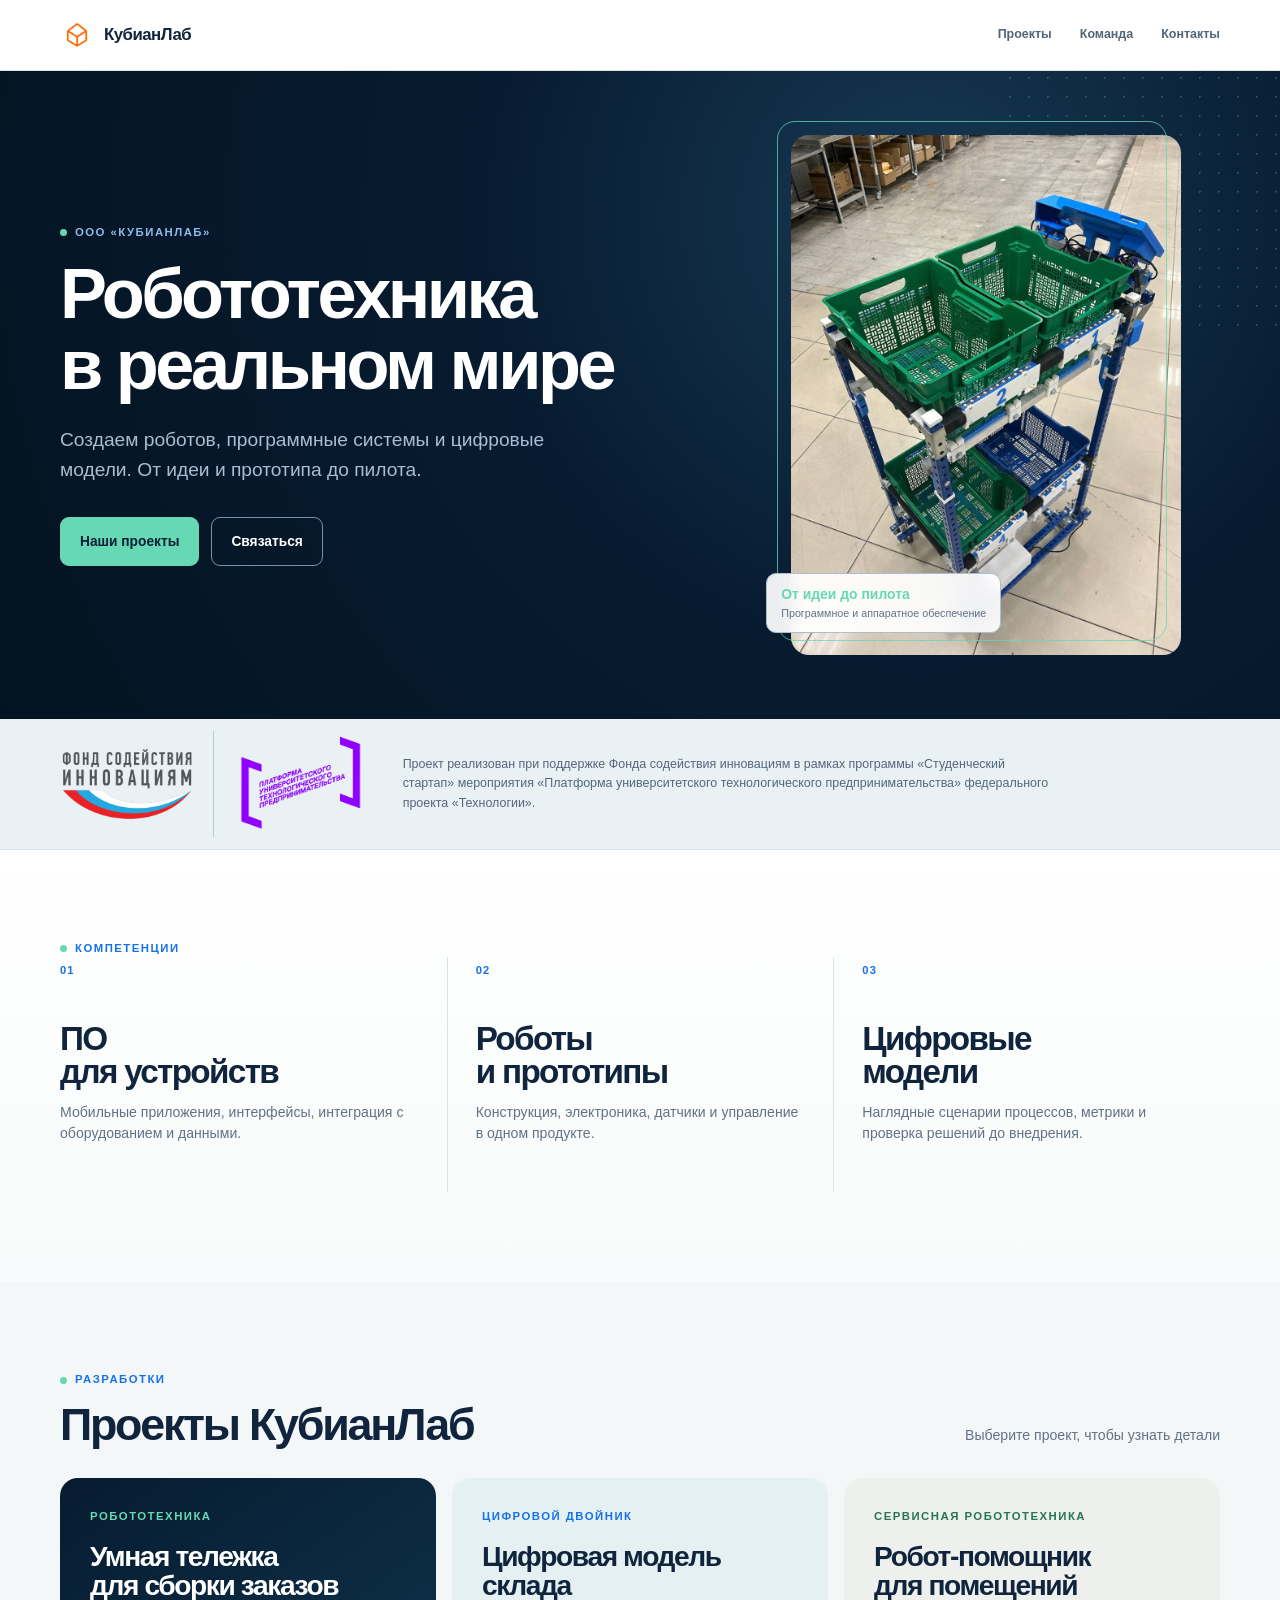
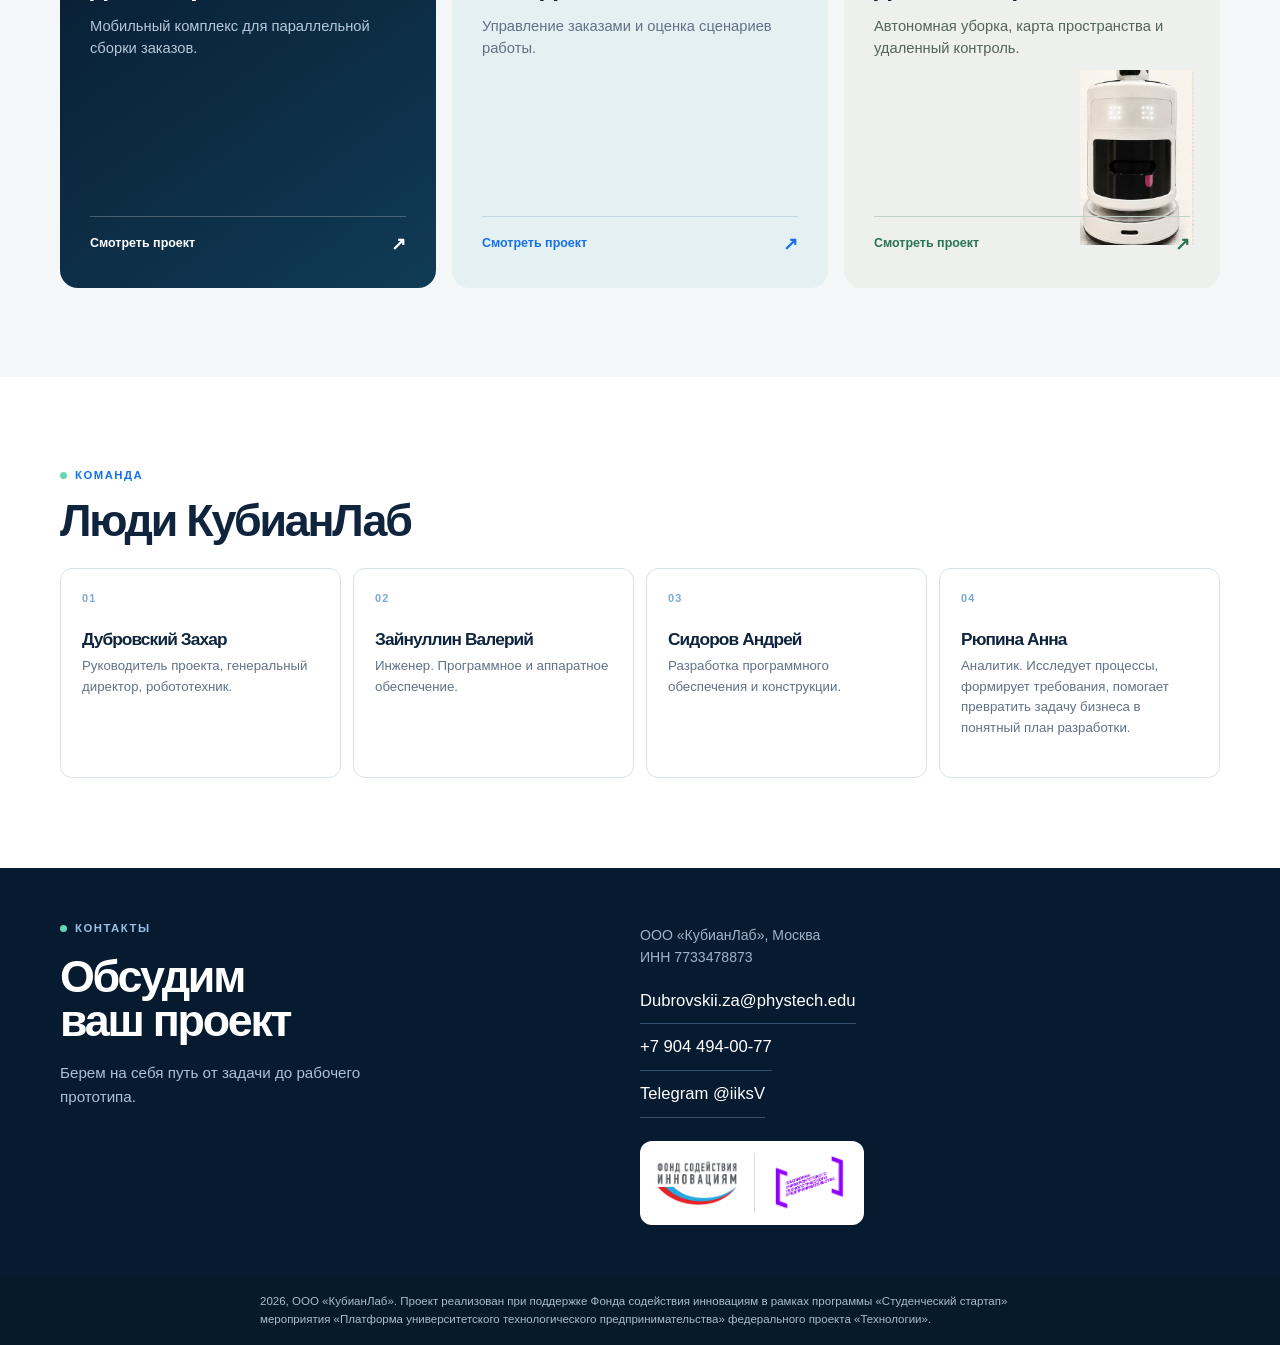
<file: index.html>
<!DOCTYPE html>
<html lang="ru">
<head>
  <meta charset="utf-8">
  <meta name="viewport" content="width=device-width, initial-scale=1">
  <title>КубианЛаб. Робототехника и программные системы</title>
  <meta name="description" content="ООО «КубианЛаб». Робототехнические проекты, программные системы и цифровые модели.">
  <link rel="icon" href="assets/logo-kubianlab.png">
  <link rel="stylesheet" href="css/style.css">
</head>
<body>
  <header class="header"><div class="container header-inner"><a class="brand" href="index.html"><img src="assets/logo-kubianlab.png" alt="КубианЛаб" class="brand-logo"><span>КубианЛаб</span></a><nav class="nav" aria-label="Основная навигация"><a href="#projects">Проекты</a><a href="#team">Команда</a><a href="#contacts">Контакты</a></nav></div></header>
  <main>
    <section class="hero hero--company"><div class="container hero-grid"><div class="hero-text"><p class="kicker"><span></span>ООО «КубианЛаб»</p><h1>Робототехника<br>в реальном мире</h1><p class="lead">Создаем роботов, программные системы и цифровые модели. От идеи и прототипа до пилота.</p><div class="hero-actions"><a class="btn" href="#projects">Наши проекты</a><a class="btn btn-ghost" href="#contacts">Связаться</a></div></div><figure class="hero-media"><img src="assets/trolley-1.jpg" alt="Сборочная тележка КубианЛаб" loading="eager"><div class="hero-stamp"><span>От идеи до пилота</span><small>Программное и аппаратное обеспечение</small></div></figure></div></section>
    <section class="support" aria-label="Поддержка проекта"><div class="container support-inner"><div class="support-logos"><img src="assets/fasie-logo.png" alt="Фонд содействия инновациям"><img src="assets/putp-logo.png" alt="Платформа университетского технологического предпринимательства"></div><p>Проект реализован при поддержке Фонда содействия инновациям в рамках программы «Студенческий стартап» мероприятия «Платформа университетского технологического предпринимательства» федерального проекта «Технологии».</p></div></section>
    <section class="section capabilities"><div class="container"><p class="eyebrow">Компетенции</p><div class="capabilities-grid"><article><span>01</span><h2>ПО<br>для устройств</h2><p>Мобильные приложения, интерфейсы, интеграция с оборудованием и данными.</p></article><article><span>02</span><h2>Роботы<br>и прототипы</h2><p>Конструкция, электроника, датчики и управление в одном продукте.</p></article><article><span>03</span><h2>Цифровые<br>модели</h2><p>Наглядные сценарии процессов, метрики и проверка решений до внедрения.</p></article></div></div></section>
    <section id="projects" class="section projects section-alt"><div class="container"><div class="section-heading"><div><p class="eyebrow">Разработки</p><h2>Проекты КубианЛаб</h2></div><p class="section-note">Выберите проект, чтобы узнать детали</p></div><div class="project-grid project-grid--three"><a class="project-card project-link project-link--trolley" href="trolley.html"><div><p class="project-tag">Робототехника</p><h3>Умная тележка<br>для сборки заказов</h3><p>Мобильный комплекс для параллельной сборки заказов.</p></div><span>Смотреть проект <b>↗</b></span></a><a class="project-card project-link project-link--model" href="warehouse-model.html"><div><p class="project-tag">Цифровой двойник</p><h3>Цифровая модель<br>склада</h3><p>Управление заказами и оценка сценариев работы.</p></div><span>Смотреть проект <b>↗</b></span></a><a class="project-card project-link project-link--robot" href="cleaning-robot.html"><div class="project-link-copy"><p class="project-tag">Сервисная робототехника</p><h3>Робот-помощник<br>для помещений</h3><p>Автономная уборка, карта пространства и удаленный контроль.</p></div><div class="project-robot-media"><img src="assets/cleaning-robot.jpg" alt="Робот-помощник КубианЛаб" loading="lazy"></div><span>Смотреть проект <b>↗</b></span></a></div></div></section>
    <section id="team" class="section"><div class="container"><div class="section-heading compact-heading"><div><p class="eyebrow">Команда</p><h2>Люди КубианЛаб</h2></div></div><div class="team-grid"><article><span>01</span><h3>Дубровский Захар</h3><p>Руководитель проекта, генеральный директор, робототехник.</p></article><article><span>02</span><h3>Зайнуллин Валерий</h3><p>Инженер. Программное и аппаратное обеспечение.</p></article><article><span>03</span><h3>Сидоров Андрей</h3><p>Разработка программного обеспечения и конструкции.</p></article><article><span>04</span><h3>Рюпина Анна</h3><p>Аналитик. Исследует процессы, формирует требования, помогает превратить задачу бизнеса в понятный план разработки.</p></article></div></div></section>
    <section id="contacts" class="section contacts-section"><div class="container contacts-grid"><div><p class="eyebrow">Контакты</p><h2>Обсудим<br>ваш проект</h2><p class="contacts-caption">Берем на себя путь от задачи до рабочего прототипа.</p></div><div class="contact-list"><p>ООО «КубианЛаб», Москва<br>ИНН 7733478873</p><a href="mailto:Dubrovskii.za@phystech.edu">Dubrovskii.za@phystech.edu</a><a href="tel:+79044940077">+7 904 494-00-77</a><a href="https://t.me/iiksV">Telegram @iiksV</a><div class="contacts-partners"><img src="assets/fasie-logo.png" alt="Фонд содействия инновациям"><img src="assets/putp-logo.png" alt="Платформа университетского технологического предпринимательства"><img src="assets/fasie-logo-candidate.png" alt="Фонд содействия инновациям" class="contacts-fasie"></div></div></div></section>
  </main>
  <footer class="footer"><div class="container footer-inner"><p>2026, ООО «КубианЛаб». Проект реализован при поддержке Фонда содействия инновациям в рамках программы «Студенческий стартап» мероприятия «Платформа университетского технологического предпринимательства» федерального проекта «Технологии».</p></div></footer>
</body>
</html>
</file>
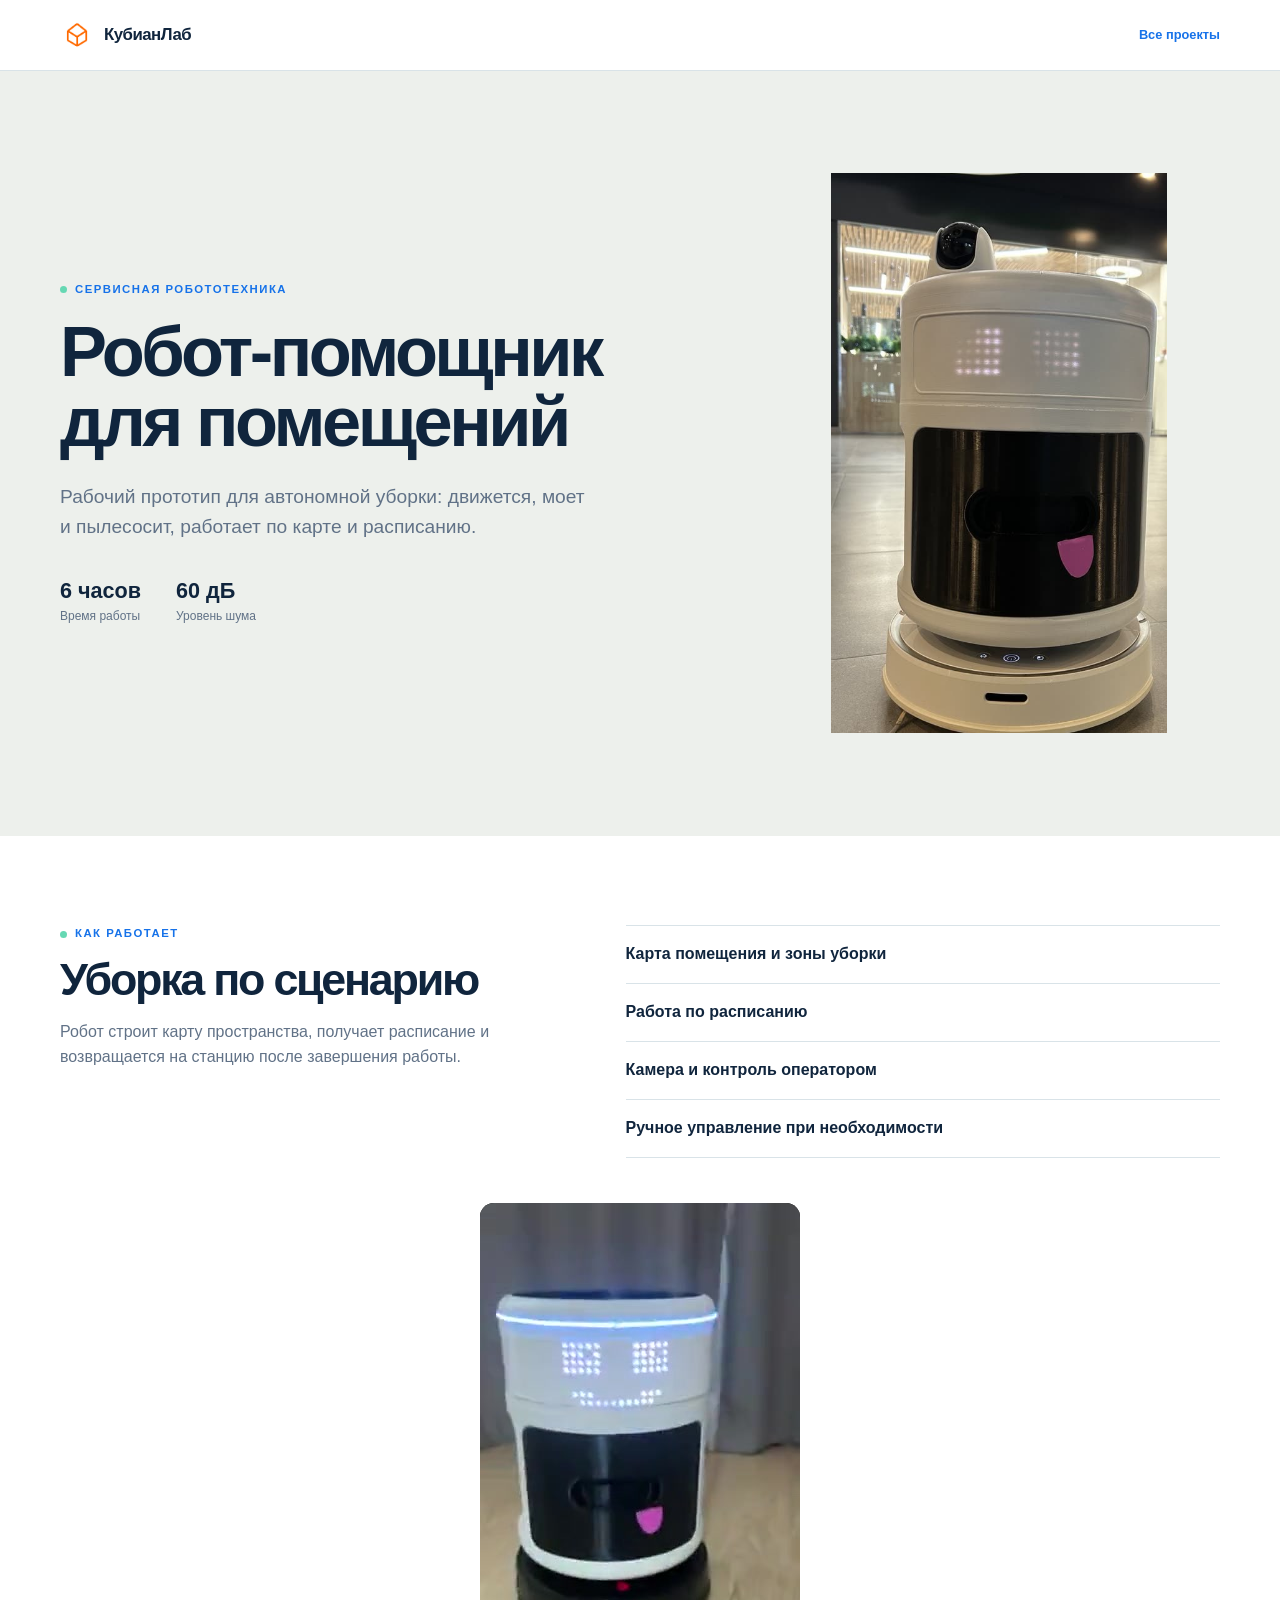
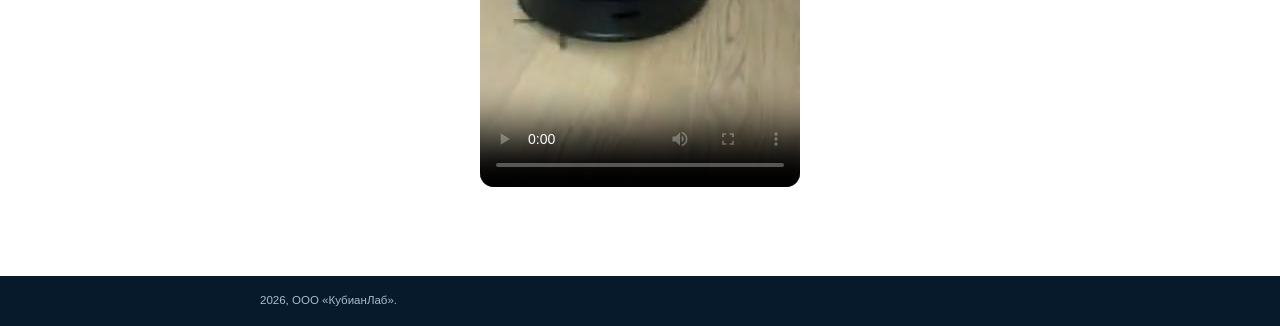
<file: cleaning-robot.html>
<!DOCTYPE html>
<html lang="ru"><head><meta charset="utf-8"><meta name="viewport" content="width=device-width, initial-scale=1"><title>Робот-помощник для помещений. КубианЛаб</title><meta name="description" content="Робот-помощник для автономной уборки помещений от КубианЛаб."><link rel="icon" href="assets/logo-kubianlab.png"><link rel="stylesheet" href="css/style.css"></head>
<body><header class="header"><div class="container header-inner"><a class="brand" href="index.html"><img src="assets/logo-kubianlab.png" alt="КубианЛаб" class="brand-logo"><span>КубианЛаб</span></a><a class="back-link" href="index.html#projects">Все проекты</a></div></header><main><section class="project-hero project-hero--robot"><div class="container project-hero-grid"><div><p class="eyebrow">Сервисная робототехника</p><h1>Робот-помощник<br>для помещений</h1><p class="lead lead--dark">Рабочий прототип для автономной уборки: движется, моет и пылесосит, работает по карте и расписанию.</p><div class="stat-row"><span><b>6 часов</b>Время работы</span><span><b>60 дБ</b>Уровень шума</span></div></div><img src="assets/cleaning-robot-real.jpg" alt="Робот-помощник КубианЛаб"></div></section><section class="section"><div class="container detail-grid"><div><p class="eyebrow">Как работает</p><h2>Уборка по сценарию</h2><p>Робот строит карту пространства, получает расписание и возвращается на станцию после завершения работы.</p></div><div class="detail-list"><span>Карта помещения и зоны уборки</span><span>Работа по расписанию</span><span>Камера и контроль оператором</span><span>Ручное управление при необходимости</span></div></div><video controls preload="metadata" poster="assets/cleaning-robot-demo-poster.jpg" class="robot-demo"><source src="assets/cleaning-robot-demo.mp4" type="video/mp4"></video></section></main><footer class="footer"><div class="container footer-inner"><p>2026, ООО «КубианЛаб».</p></div></footer></body></html>
</file>
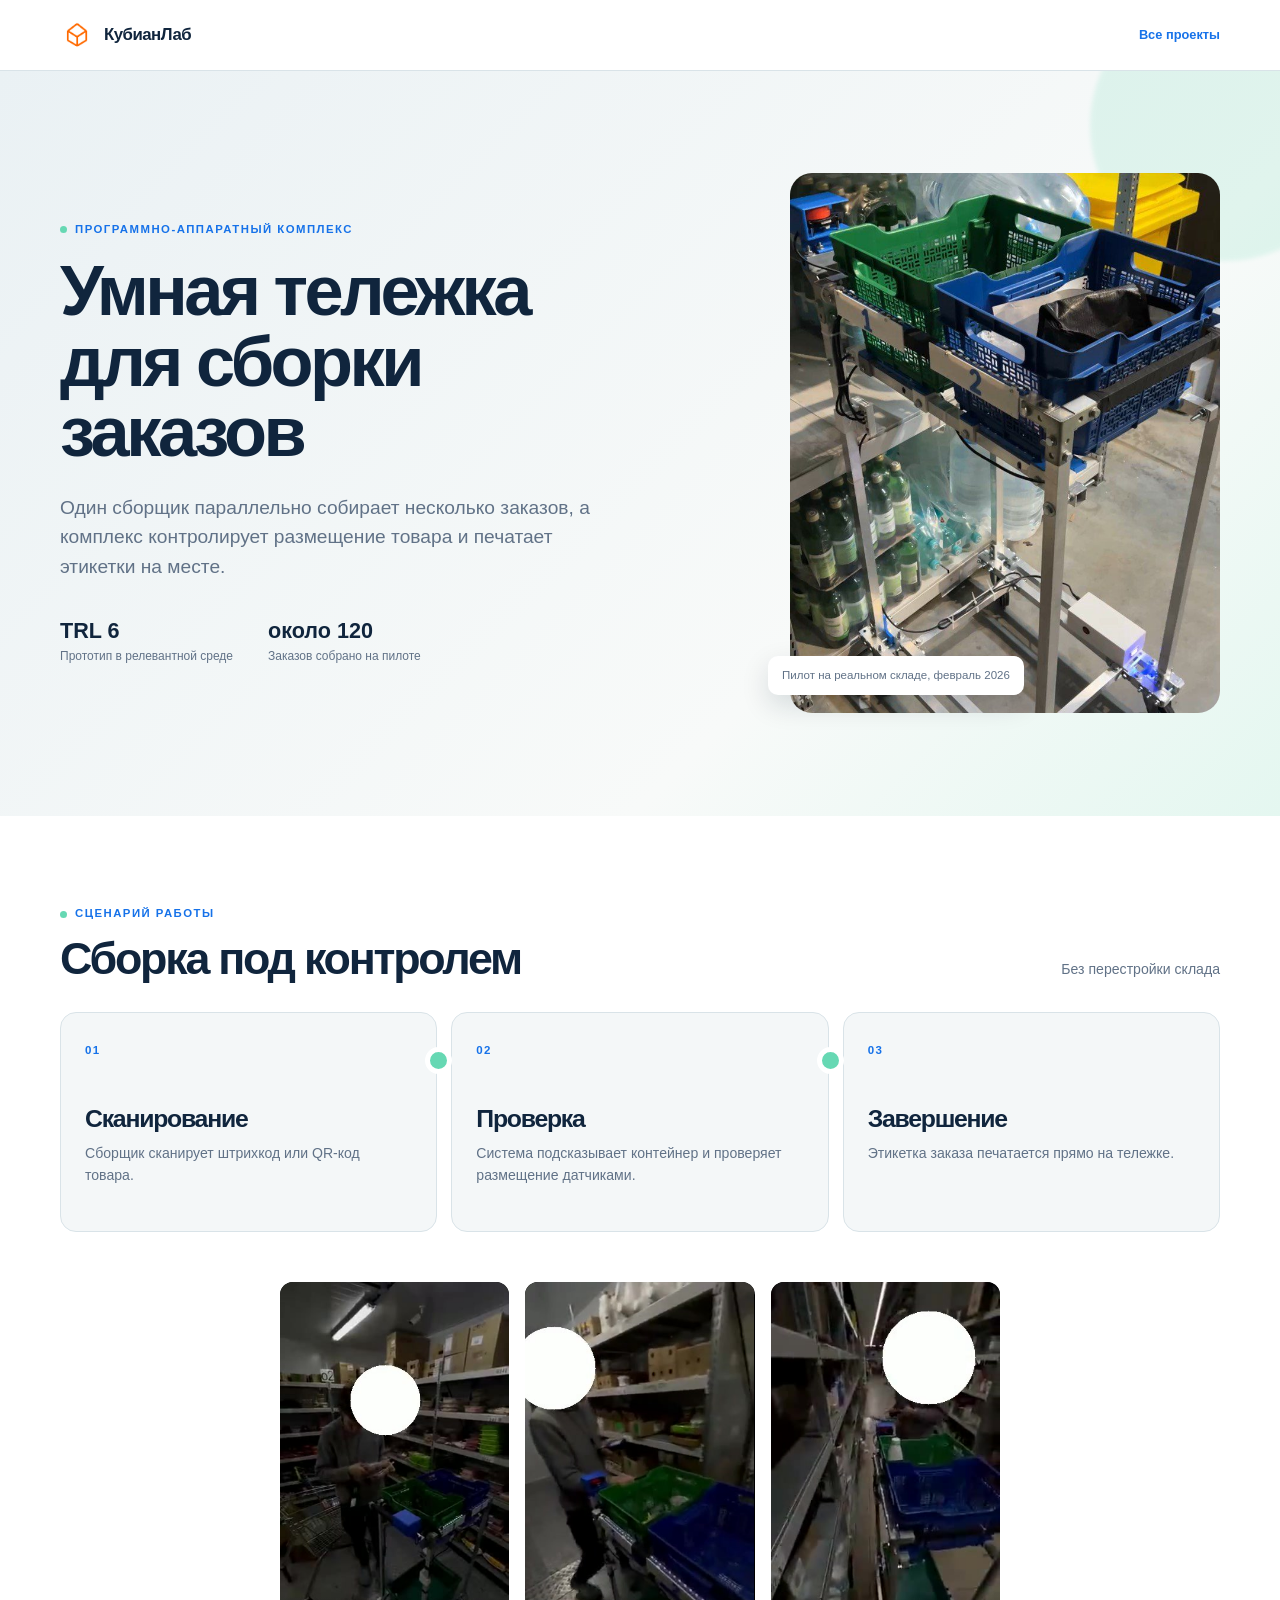
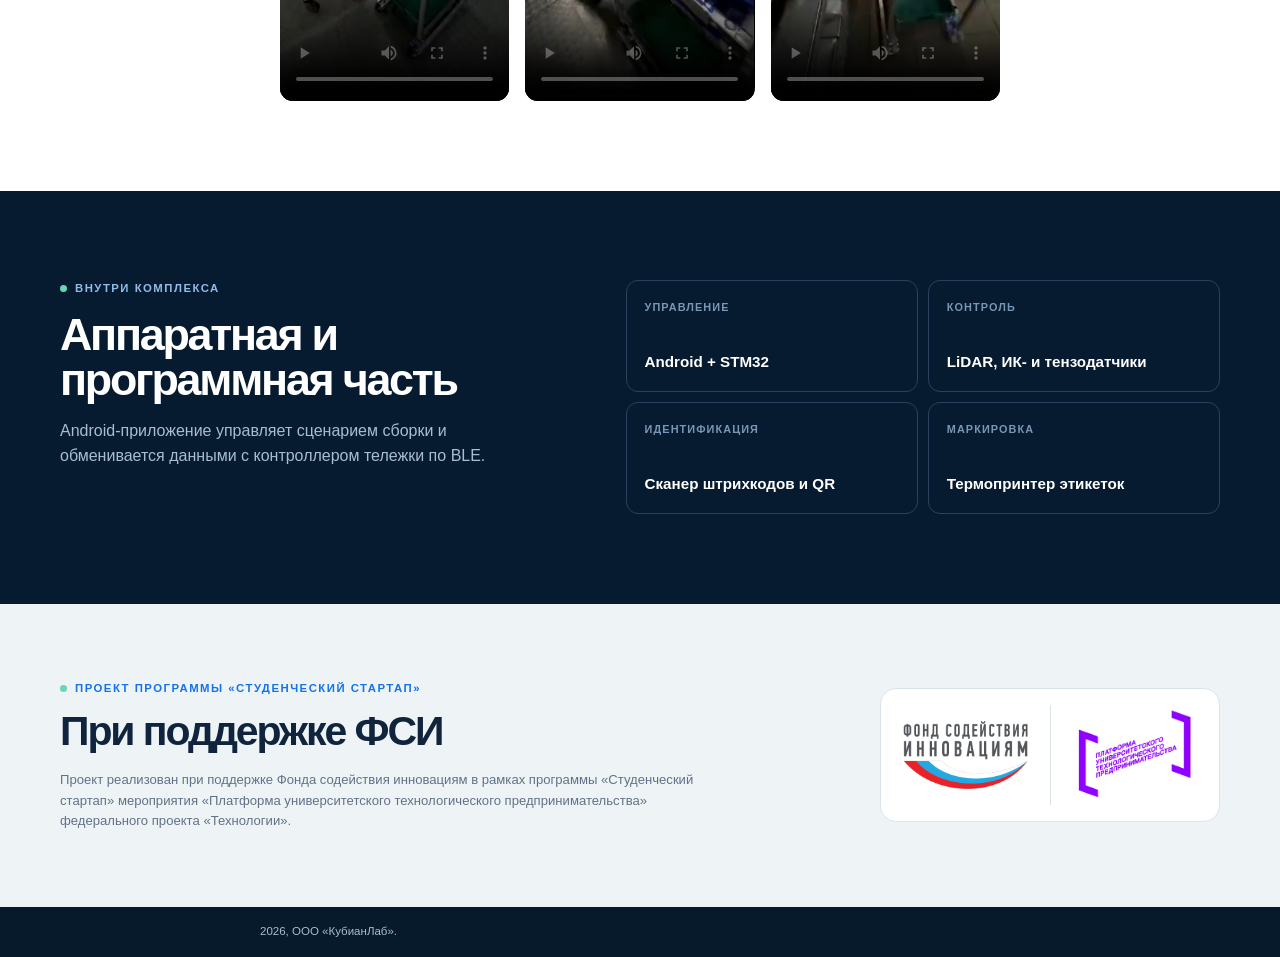
<file: trolley.html>
<!DOCTYPE html>
<html lang="ru"><head><meta charset="utf-8"><meta name="viewport" content="width=device-width, initial-scale=1"><title>Умная тележка. КубианЛаб</title><meta name="description" content="Умная тележка КубианЛаб для параллельной сборки заказов на складах и в дарксторах."><link rel="icon" href="assets/logo-kubianlab.png"><link rel="stylesheet" href="css/style.css"></head>
<body class="trolley-page"><header class="header"><div class="container header-inner"><a class="brand" href="index.html"><img src="assets/logo-kubianlab.png" alt="КубианЛаб" class="brand-logo"><span>КубианЛаб</span></a><a class="back-link" href="index.html#projects">Все проекты</a></div></header><main><section class="project-hero trolley-hero"><div class="container project-hero-grid"><div><p class="eyebrow">Программно-аппаратный комплекс</p><h1>Умная тележка<br>для сборки заказов</h1><p class="lead lead--dark">Один сборщик параллельно собирает несколько заказов, а комплекс контролирует размещение товара и печатает этикетки на месте.</p><div class="stat-row"><span><b>TRL 6</b>Прототип в релевантной среде</span><span><b>около 120</b>Заказов собрано на пилоте</span></div></div><figure class="trolley-hero-media"><img src="assets/trolley-2.jpg" alt="Умная тележка КубианЛаб на складе"><figcaption>Пилот на реальном складе, февраль 2026</figcaption></figure></div></section><section class="section trolley-flow"><div class="container"><div class="section-heading"><div><p class="eyebrow">Сценарий работы</p><h2>Сборка под контролем</h2></div><p class="section-note">Без перестройки склада</p></div><div class="flow-grid"><article><span>01</span><h3>Сканирование</h3><p>Сборщик сканирует штрихкод или QR-код товара.</p></article><article><span>02</span><h3>Проверка</h3><p>Система подсказывает контейнер и проверяет размещение датчиками.</p></article><article><span>03</span><h3>Завершение</h3><p>Этикетка заказа печатается прямо на тележке.</p></article></div><div class="project-video-row"><video controls preload="metadata" poster="assets/trolley-picking-poster.jpg"><source src="assets/trolley-picking.mp4" type="video/mp4"></video><video controls preload="metadata" poster="assets/trolley-route-poster.jpg"><source src="assets/trolley-route.mp4" type="video/mp4"></video><video controls preload="metadata" poster="assets/trolley-walk-poster.jpg"><source src="assets/trolley-walk.mp4" type="video/mp4"></video></div></div></section><section class="section trolley-specs"><div class="container detail-grid"><div><p class="eyebrow">Внутри комплекса</p><h2>Аппаратная и программная часть</h2><p>Android-приложение управляет сценарием сборки и обменивается данными с контроллером тележки по BLE.</p></div><div class="spec-grid"><article><small>Управление</small><strong>Android + STM32</strong></article><article><small>Контроль</small><strong>LiDAR, ИК- и тензодатчики</strong></article><article><small>Идентификация</small><strong>Сканер штрихкодов и QR</strong></article><article><small>Маркировка</small><strong>Термопринтер этикеток</strong></article></div></div></section><section class="grant-panel" aria-label="Поддержка проекта"><div class="container grant-panel-inner"><div class="grant-copy"><p class="eyebrow">Проект программы «Студенческий стартап»</p><h2>При поддержке ФСИ</h2><p>Проект реализован при поддержке Фонда содействия инновациям в рамках программы «Студенческий стартап» мероприятия «Платформа университетского технологического предпринимательства» федерального проекта «Технологии».</p></div><div class="grant-logos"><img src="assets/fasie-logo.png" alt="Фонд содействия инновациям"><img src="assets/putp-logo.png" alt="Платформа университетского технологического предпринимательства"></div></div></section></main><footer class="footer"><div class="container footer-inner"><p>2026, ООО «КубианЛаб».</p></div></footer></body></html>
</file>
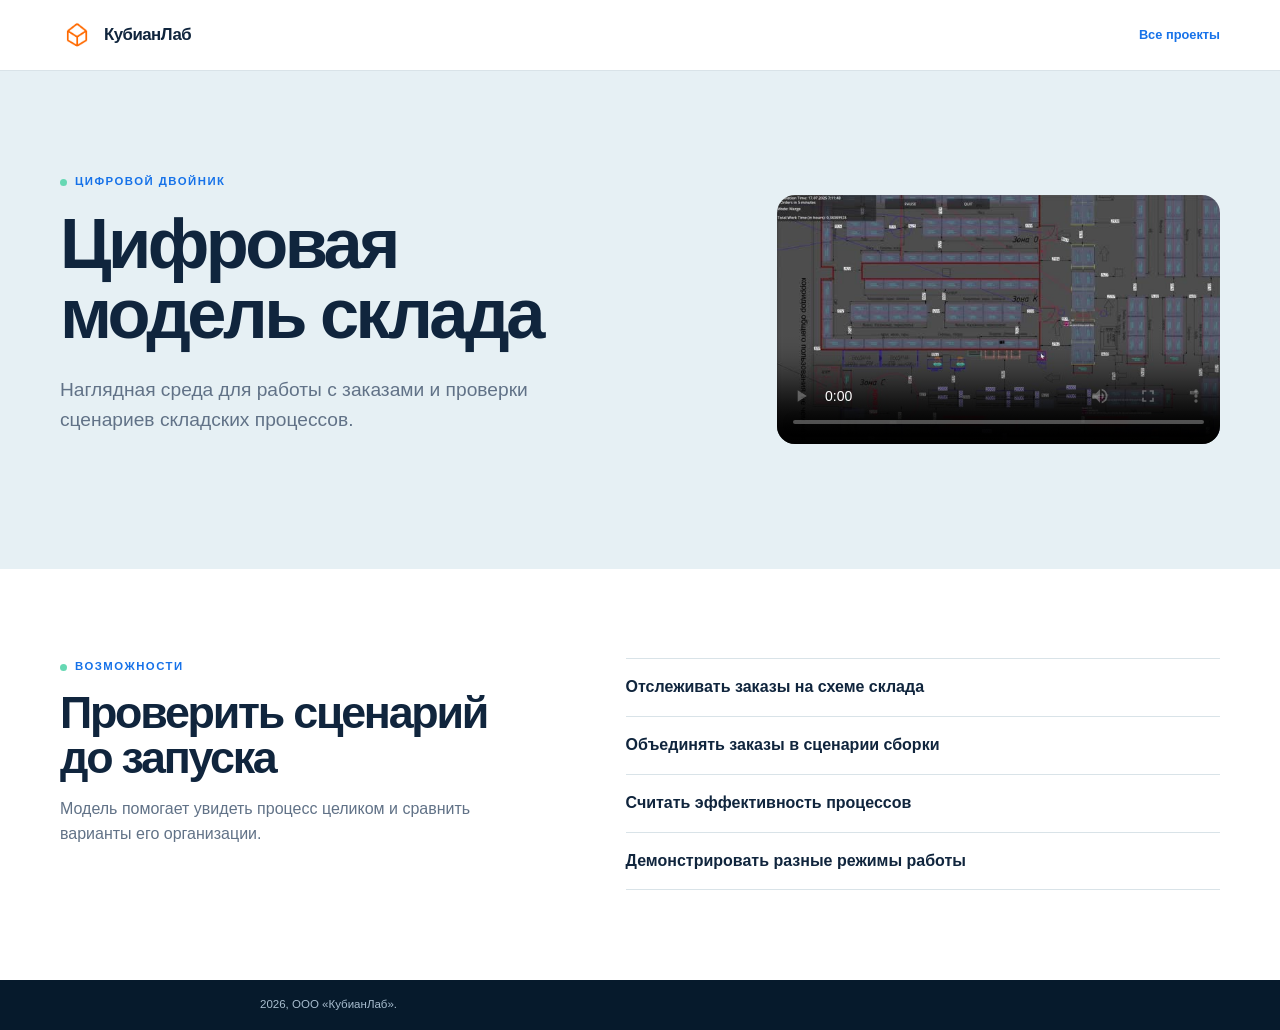
<file: warehouse-model.html>
<!DOCTYPE html>
<html lang="ru"><head><meta charset="utf-8"><meta name="viewport" content="width=device-width, initial-scale=1"><title>Цифровая модель склада. КубианЛаб</title><link rel="icon" href="assets/logo-kubianlab.png"><link rel="stylesheet" href="css/style.css"></head>
<body><header class="header"><div class="container header-inner"><a class="brand" href="index.html"><img src="assets/logo-kubianlab.png" alt="КубианЛаб" class="brand-logo"><span>КубианЛаб</span></a><a class="back-link" href="index.html#projects">Все проекты</a></div></header><main><section class="project-hero project-hero--model"><div class="container project-hero-grid"><div><p class="eyebrow">Цифровой двойник</p><h1>Цифровая<br>модель склада</h1><p class="lead lead--dark">Наглядная среда для работы с заказами и проверки сценариев складских процессов.</p></div><video controls preload="metadata" poster="assets/warehouse-model-busy-poster.jpg"><source src="assets/warehouse-model-busy.mp4" type="video/mp4"></video></div></section><section class="section"><div class="container detail-grid"><div><p class="eyebrow">Возможности</p><h2>Проверить сценарий до запуска</h2><p>Модель помогает увидеть процесс целиком и сравнить варианты его организации.</p></div><div class="detail-list"><span>Отслеживать заказы на схеме склада</span><span>Объединять заказы в сценарии сборки</span><span>Считать эффективность процессов</span><span>Демонстрировать разные режимы работы</span></div></div></section></main><footer class="footer"><div class="container footer-inner"><p>2026, ООО «КубианЛаб».</p></div></footer></body></html>
</file>
<file: css/style.css>
:root { --ink: #10253d; --navy: #071b30; --blue: #1672e9; --mint: #66d8b3; --paper: #f4f7f8; --line: #d9e3e8; --muted: #617287; --radius: 18px; }
* { box-sizing: border-box; margin: 0; padding: 0; }
html { scroll-behavior: smooth; }
body { color: var(--ink); font-family: Inter, ui-sans-serif, -apple-system, BlinkMacSystemFont, "Segoe UI", sans-serif; line-height: 1.55; }
.container { margin: auto; width: min(1160px, calc(100% - 48px)); }
a { color: inherit; text-decoration: none; }
a:focus-visible { outline: 3px solid var(--mint); outline-offset: 4px; }
section[id] { scroll-margin-top: 75px; }
h1, h2, h3 { letter-spacing: -.05em; line-height: 1; }
h1 { font-size: clamp(2.7rem, 5.5vw, 5.8rem); }
h2 { font-size: clamp(2rem, 3.5vw, 3.7rem); }
h3 { font-size: clamp(1.45rem, 2.2vw, 2.35rem); }
.kicker, .eyebrow, .project-tag { align-items: center; color: var(--blue); display: flex; font-size: .71rem; font-weight: 800; gap: 8px; letter-spacing: .13em; text-transform: uppercase; }
.kicker span, .eyebrow::before { background: var(--mint); border-radius: 50%; content: ""; height: 7px; width: 7px; }

.header { background: rgba(255,255,255,.92); border-bottom: 1px solid var(--line); backdrop-filter: blur(10px); position: sticky; top: 0; z-index: 10; }
.header-inner { align-items: center; display: flex; height: 70px; justify-content: space-between; }
.brand { align-items: center; display: flex; font-size: 1.05rem; font-weight: 750; gap: 10px; letter-spacing: -.03em; }
.brand-logo { border-radius: 9px; height: 34px; width: 34px; }
.nav { display: flex; gap: 28px; }
.nav a { color: #526477; font-size: .78rem; font-weight: 700; }
.nav a:hover { color: var(--blue); }

.hero { background: radial-gradient(circle at 72% 22%, #173955 0, var(--navy) 42%, #041321 100%); color: #fff; overflow: hidden; padding: clamp(42px, 5vw, 70px) 0; position: relative; }
.hero::after { background-image: radial-gradient(rgba(102,216,179,.4) 1px, transparent 1px); background-size: 19px 19px; content: ""; height: 320px; opacity: .7; position: absolute; right: -40px; top: -60px; width: 320px; }
.hero-grid { align-items: center; display: grid; gap: clamp(40px, 8vw, 120px); grid-template-columns: 1.1fr .75fr; position: relative; z-index: 1; }
.hero .kicker { color: #8dbbf0; margin-bottom: 18px; }
.lead { color: #a9bed2; font-size: clamp(1.04rem, 1.5vw, 1.25rem); margin: 25px 0 32px; max-width: 530px; }
.hero-actions { display: flex; gap: 12px; }
.btn { background: var(--mint); border: 1px solid var(--mint); border-radius: 9px; color: #092036; font-size: .86rem; font-weight: 800; padding: 13px 19px; }
.btn:hover { background: #95ebd0; }
.btn-ghost { background: transparent; border-color: #7591ae; color: #fff; }
.hero-media { margin: 0; position: relative; width: min(100%, 390px); }
.hero-media::before { border: 1px solid rgba(102,216,179,.75); border-radius: var(--radius); content: ""; inset: -14px 14px 14px -14px; position: absolute; }
.hero-media img { border-radius: var(--radius); display: block; height: clamp(410px, 43vw, 520px); object-fit: cover; width: 100%; }
.hero-stamp { backdrop-filter: blur(8px); background: rgba(255,255,255,.92); border: 1px solid #a9bfce; border-radius: 10px; bottom: 22px; display: grid; left: -25px; padding: 10px 14px; position: absolute; }
.hero-stamp span { color: var(--mint); font-size: .87rem; font-weight: 800; }
.hero-stamp small { color: var(--muted); font-size: .67rem; }

.support { background: #eaf1f4; border-bottom: 1px solid var(--line); }
.support-inner { align-items: center; display: flex; gap: 34px; padding: 12px 0; }
.support-logos { align-items: center; display: flex; flex: 0 0 auto; gap: 19px; }
.support-logos img { display: block; height: 75px; object-fit: contain; width: auto; }
.support-logos img + img { border-left: 1px solid #bdcad2; height: 106px; padding-left: 19px; }
.support p { color: #52677a; font-size: .78rem; max-width: 650px; }

.section { padding: clamp(56px, 7vw, 90px) 0; }
.section-heading { align-items: end; display: flex; justify-content: space-between; margin-bottom: 31px; }
.section-heading .eyebrow { margin-bottom: 13px; }
.section-heading h2 { white-space: nowrap; }
.project-grid { display: grid; gap: 16px; grid-template-columns: 1.28fr .72fr; }
.project-card { border-radius: var(--radius); overflow: hidden; }
.project-card--trolley { background: var(--navy); color: #fff; display: grid; grid-template-columns: 1fr 145px; min-height: 430px; }
.project-copy { display: flex; flex-direction: column; padding: clamp(26px, 4vw, 46px); }
.project-card .project-tag { color: var(--mint); margin-bottom: 18px; }
.project-card h3 { margin-bottom: 17px; }
.project-card p:not(.project-tag) { color: #b7c8d9; font-size: .92rem; max-width: 410px; }
.project-facts { display: flex; gap: 28px; margin-top: auto; padding-top: 28px; }
.project-facts dt { color: #7c9bb9; font-size: .67rem; font-weight: 800; letter-spacing: .08em; text-transform: uppercase; }
.project-facts dd { font-size: .85rem; font-weight: 700; margin: 2px 0 0; }
.trolley-clips { display: grid; grid-template-rows: 1fr 1fr; }
.trolley-clips video { aspect-ratio: 360 / 658; background: #000; height: 100%; min-height: 0; object-fit: contain; width: 100%; }
.project-card--model { background: #ebf3f5; display: flex; flex-direction: column; }
.project-card--model .project-copy { padding-bottom: 22px; }
.project-card--model .project-tag { color: var(--blue); }
.project-card--model p:not(.project-tag) { color: var(--muted); }
.model-video { background: #0c1722; display: block; margin-top: auto; width: 100%; }

.section-alt { background: var(--paper); }
.compact-heading { margin-bottom: 26px; }
.team-grid { display: grid; gap: 12px; grid-template-columns: repeat(4, 1fr); }
.team-grid article { background: #fff; border: 1px solid var(--line); border-radius: 12px; display: grid; grid-template-rows: auto 2.5em 1fr; min-height: 210px; padding: 21px; }
.team-grid span { color: #7aa9d5; font-size: .68rem; font-weight: 800; letter-spacing: .1em; }
.team-grid h3 { font-size: 1.08rem; margin-top: 24px; }
.team-grid p { color: var(--muted); font-size: .83rem; margin-top: 9px; }

.contacts-section { background: var(--navy); color: #fff; padding-bottom: 52px; padding-top: 52px; }
.contacts-grid { align-items: start; display: grid; grid-template-columns: 1fr 1fr; }
.contacts-section .eyebrow { color: #99bfe7; margin-bottom: 16px; }
.contact-list { display: grid; gap: 10px; padding-top: 5px; }
.contacts-caption { color: #a9c1d6; font-size: .95rem; margin-top: 18px; max-width: 310px; }
.contact-list p { color: #9eb3c8; font-size: .88rem; margin-bottom: 9px; }
.contact-list a { border-bottom: 1px solid #344f6b; font-size: 1.04rem; padding-bottom: 10px; width: fit-content; }
.contact-list a:hover { color: var(--mint); }
.contacts-partners { align-items: center; background: #fff; border-radius: 12px; display: flex; gap: 16px; margin-top: 13px; padding: 12px 16px; width: fit-content; }
.contacts-partners img { display: block; height: 46px; object-fit: contain; width: auto; }
.contacts-partners img + img { border-left: 1px solid #d3dee5; height: 60px; padding-left: 16px; }
.contacts-partners .contacts-fasie { display: none; }
.footer { background: #061a2c; color: #a8bdcf; font-size: .72rem; padding: 16px 0; }
.footer-inner { max-width: 760px; }

@media (max-width: 900px) { .hero-grid, .contacts-grid { grid-template-columns: 1fr; } .hero-media { width: min(78%, 390px); } .project-grid { grid-template-columns: 1fr; } .project-card--model { min-height: 380px; } .team-grid { grid-template-columns: repeat(2, 1fr); } .contacts-grid { gap: 35px; } }
@media (max-width: 560px) { .container { width: min(100% - 32px, 1160px); } .nav { display: none; } h1 { font-size: 2.7rem; } .hero { padding: 56px 0 72px; } .hero-media { margin-top: 12px; width: calc(100% - 14px); } .hero-media img { height: 390px; } .hero-stamp { left: -10px; } .support-inner { align-items: flex-start; flex-direction: column; gap: 3px; } .support-logos img { height: 61px; } .support-logos img + img { height: 86px; padding-left: 12px; } .support p { font-size: .74rem; } .section-heading { display: block; } .section-heading h2 { white-space: normal; } .project-card--trolley { grid-template-columns: 1fr; } .project-copy { min-height: 300px; } .trolley-clips { grid-template-columns: 1fr 1fr; grid-template-rows: auto; } .trolley-clips video { height: auto; } .team-grid { grid-template-columns: 1fr; } .team-grid article { min-height: 145px; } .contacts-section h2 { font-size: 2.7rem; } .footer-inner { align-items: flex-start; flex-direction: column; gap: 4px; } .footer-logos img { height: 50px; } .footer-logos img + img { height: 68px; padding-left: 12px; } }
@media (prefers-reduced-motion: reduce) { html { scroll-behavior: auto; } }

.back-link { color: var(--blue); font-size: .8rem; font-weight: 800; }
.capabilities { background: linear-gradient(180deg, #fff 0%, #f8fbfb 100%); }
.capabilities-grid { display: grid; grid-template-columns: repeat(3, 1fr); }
.capabilities-grid article { border-left: 1px solid var(--line); min-height: 235px; padding: 0 28px; }
.capabilities-grid article:first-child { border-left: 0; padding-left: 0; }
.capabilities-grid span { color: var(--blue); font-size: .7rem; font-weight: 800; letter-spacing: .1em; }
.capabilities-grid h2 { font-size: clamp(1.8rem, 2.6vw, 2.85rem); margin: 40px 0 13px; }
.capabilities-grid p, .section-note { color: var(--muted); font-size: .88rem; }
.project-grid--three { grid-template-columns: repeat(3, 1fr); }
.project-link { background: linear-gradient(145deg, #071b30, #103b55); color: #fff; display: flex; flex-direction: column; min-height: 410px; padding: 30px; position: relative; transition: transform .25s ease, box-shadow .25s ease; }
.project-link:hover { box-shadow: 0 22px 45px rgba(7,27,48,.14); transform: translateY(-5px); }
.project-link h3 { font-size: clamp(1.5rem, 2.2vw, 2.15rem); margin-bottom: 15px; }
.project-link > span { align-items: center; border-top: 1px solid rgba(255,255,255,.24); display: flex; font-size: .78rem; font-weight: 800; justify-content: space-between; margin-top: auto; padding-top: 14px; position: relative; z-index: 2; }
.project-link > span b { font-size: 1.1rem; }
.project-link--model { background: #e5f0f3; color: var(--ink); }
.project-link--model .project-tag, .project-link--model > span { color: var(--blue); }
.project-link--model > span { border-color: #c4d6df; }
.project-link--model p:not(.project-tag) { color: var(--muted); }
.project-link--robot { background: #edf0ec; color: var(--ink); overflow: hidden; }
.project-link--robot p:not(.project-tag) { color: #52645d; max-width: 100%; }
.project-link--robot .project-tag, .project-link--robot > span { color: #287457; }
.project-link--robot > span { border-color: #bdd2c4; position: relative; z-index: 1; }
.project-link--robot .project-link-copy { max-width: 100%; position: relative; z-index: 2; }
.project-robot-media { align-self: end; bottom: 43px; height: 175px; overflow: hidden; position: absolute; right: 18px; width: 130px; }
.project-link--robot img { height: 100%; object-fit: contain; object-position: center bottom; width: 100%; }

.project-hero { background: #eaf1f4; padding: clamp(55px, 8vw, 105px) 0; }
.project-hero--model { background: #e6f0f4; }
.project-hero--robot { background: #edf0ec; }
.project-hero-grid { align-items: center; display: grid; gap: clamp(35px, 8vw, 120px); grid-template-columns: 1fr .72fr; }
.project-hero .eyebrow { margin-bottom: 18px; }
.lead--dark { color: var(--muted); }
.project-hero-grid > img { border-radius: var(--radius); max-height: 560px; object-fit: cover; width: 100%; }
.project-hero--robot .project-hero-grid > img { object-fit: contain; }
.project-hero-grid video { border-radius: var(--radius); display: block; width: 100%; }
.stat-row { display: flex; gap: 35px; margin-top: 32px; }
.stat-row span { color: var(--muted); display: grid; font-size: .75rem; }
.stat-row b { color: var(--ink); font-size: 1.35rem; }
.detail-grid { align-items: start; display: grid; gap: 90px; grid-template-columns: .8fr 1fr; }
.detail-grid .eyebrow { margin-bottom: 14px; }
.detail-grid h2 { margin-bottom: 18px; }
.detail-grid > div > p:last-child { color: var(--muted); max-width: 440px; }
.detail-list { border-top: 1px solid var(--line); }
.detail-list span { border-bottom: 1px solid var(--line); display: block; font-size: 1rem; font-weight: 700; padding: 16px 0; }
.project-video-row { display: flex; gap: 16px; margin: 50px auto 0; max-width: 780px; }
.project-video-row video { aspect-ratio: 360 / 658; background: #000; border-radius: 13px; object-fit: contain; width: calc((100% - 32px) / 3); }
.robot-demo { background: #000; border-radius: 14px; display: block; margin: 45px auto 0; max-width: 320px; width: 100%; }

.trolley-hero { background: linear-gradient(135deg, #eaf1f4 0%, #f8faf9 68%, #e4f7f0 100%); overflow: hidden; position: relative; }
.trolley-hero::after { background: var(--mint); border-radius: 50%; content: ""; filter: blur(2px); height: 270px; opacity: .16; position: absolute; right: -80px; top: -80px; width: 270px; }
.trolley-hero .project-hero-grid { position: relative; z-index: 1; }
.trolley-hero-media { margin-left: auto; position: relative; width: min(100%, 430px); }
.trolley-hero-media img { border-radius: 22px; display: block; height: 540px; object-fit: cover; width: 100%; }
.trolley-hero-media figcaption { background: #fff; border-radius: 10px; bottom: 18px; box-shadow: 0 10px 28px rgba(7,27,48,.14); color: var(--muted); font-size: .72rem; left: -22px; padding: 11px 14px; position: absolute; }
.trolley-flow { background: #fff; }
.flow-grid { counter-reset: flow; display: grid; gap: 14px; grid-template-columns: repeat(3, 1fr); }
.flow-grid article { background: var(--paper); border: 1px solid var(--line); border-radius: 16px; min-height: 220px; padding: 24px; position: relative; }
.flow-grid article:not(:last-child)::after { background: var(--mint); border: 5px solid #fff; border-radius: 50%; content: ""; height: 17px; position: absolute; right: -16px; top: 34px; width: 17px; z-index: 2; }
.flow-grid span { color: var(--blue); font-size: .72rem; font-weight: 800; letter-spacing: .12em; }
.flow-grid h3 { font-size: 1.55rem; margin: 45px 0 12px; }
.flow-grid p { color: var(--muted); font-size: .88rem; }
.trolley-flow .project-video-row { max-width: 720px; }
.trolley-specs { background: var(--navy); color: #fff; }
.trolley-specs .eyebrow { color: #91bce8; }
.trolley-specs .detail-grid > div > p:last-child { color: #a9bdd0; }
.spec-grid { display: grid; gap: 10px; grid-template-columns: 1fr 1fr; }
.spec-grid article { border: 1px solid #28425d; border-radius: 12px; display: grid; min-height: 112px; padding: 18px; }
.spec-grid small { color: #7997b4; font-size: .68rem; font-weight: 800; letter-spacing: .1em; text-transform: uppercase; }
.spec-grid strong { align-self: end; font-size: .95rem; }
.grant-panel { background: #eef3f5; padding: clamp(48px, 6vw, 76px) 0; }
.grant-panel-inner { align-items: center; display: grid; gap: 70px; grid-template-columns: 1fr auto; }
.grant-copy .eyebrow { margin-bottom: 14px; }
.grant-copy h2 { font-size: clamp(2rem, 3.2vw, 3.2rem); margin-bottom: 18px; }
.grant-copy > p:last-child { color: var(--muted); font-size: .82rem; max-width: 650px; }
.grant-logos { align-items: center; background: #fff; border: 1px solid var(--line); border-radius: 16px; display: flex; gap: 20px; padding: 16px 20px; }
.grant-logos img { display: block; height: 72px; object-fit: contain; width: auto; }
.grant-logos img + img { border-left: 1px solid var(--line); height: 100px; padding-left: 20px; }

@media (max-width: 900px) { .project-grid--three, .capabilities-grid { grid-template-columns: 1fr; } .project-link { min-height: 330px; } .project-robot-media { height: 190px; width: 170px; } .capabilities-grid article, .capabilities-grid article:first-child { border-left: 0; border-top: 1px solid var(--line); min-height: auto; padding: 25px 0; } .capabilities-grid article:first-child { border-top: 0; padding-top: 0; } .capabilities-grid h2 { margin: 18px 0 9px; } .project-hero-grid, .detail-grid { grid-template-columns: 1fr; } .project-hero-grid { gap: 34px; } .detail-grid { gap: 35px; } .trolley-hero-media { margin-left: 0; width: min(76%, 430px); } .flow-grid { grid-template-columns: 1fr; } .flow-grid article { min-height: auto; } .flow-grid article:not(:last-child)::after { bottom: -16px; left: 28px; right: auto; top: auto; } .flow-grid h3 { margin-top: 25px; } .grant-panel-inner { grid-template-columns: 1fr; gap: 28px; } .grant-logos { width: fit-content; } }
@media (max-width: 560px) { .section-note { margin-top: 8px; } .project-link { min-height: 350px; padding: 24px; } .project-link--robot { min-height: 430px; } .project-robot-media { bottom: 42px; height: 175px; right: 10px; width: 140px; } .project-hero { padding: 55px 0; } .project-hero h1 { font-size: 2.55rem; } .project-hero-grid > img { max-height: 430px; } .stat-row { flex-direction: column; gap: 14px; } .project-video-row { gap: 7px; margin-top: 32px; } .project-video-row video { width: calc((100% - 14px) / 3); } .trolley-hero-media { width: calc(100% - 12px); } .trolley-hero-media img { height: 430px; } .trolley-hero-media figcaption { bottom: 12px; left: -8px; } .spec-grid { grid-template-columns: 1fr; } .spec-grid article { min-height: 95px; } .grant-logos { gap: 12px; padding: 12px; width: 100%; } .grant-logos img { height: 54px; max-width: 42%; } .grant-logos img + img { height: 78px; padding-left: 12px; } }
</file>
